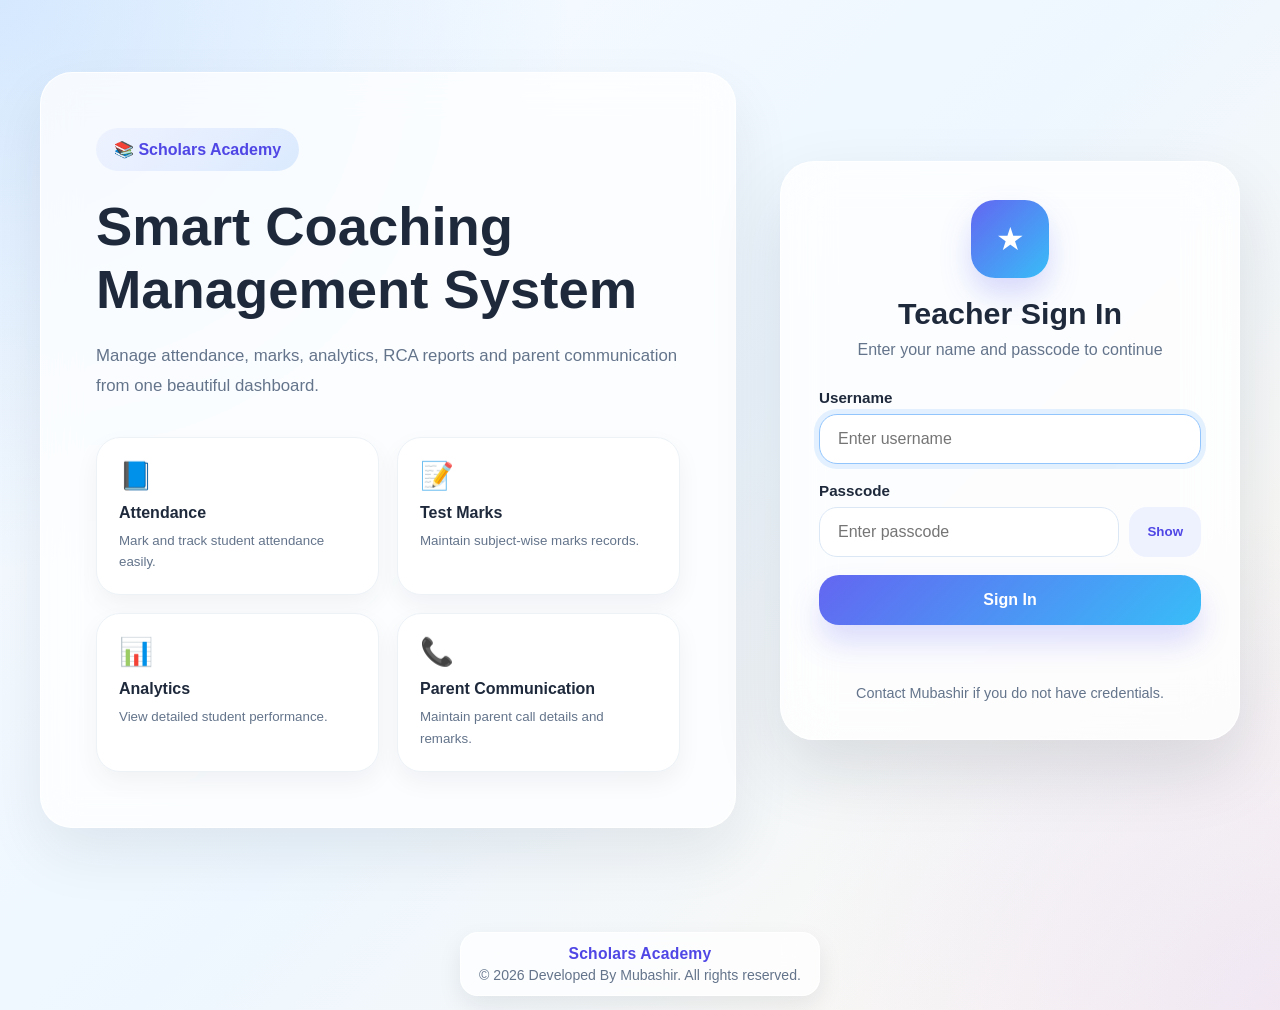
<file: index.html>
<!DOCTYPE html>
<html lang="en">

<head>
    <meta charset="UTF-8" />
    <meta name="viewport" content="width=device-width, initial-scale=1" />
    <title>Scholars Academy | Teacher Login</title>
    <link rel="stylesheet" href="gty54443hh.css" />
</head>

<body>
    <a href="#loginSection" class="mobile-signin-btn">Sign In</a>

    <main class="login-shell">

        <section class="hero-panel">

            <div class="brand-badge">
                📚 Scholars Academy
            </div>

            <h1>
                Smart Coaching Management System
            </h1>

            <p class="hero-text">
                Manage attendance, marks, analytics, RCA reports and parent communication from one beautiful dashboard.
            </p>

            <div class="feature-grid">

                <div class="feature-card">
                    <span>📘</span>
                    <strong>Attendance</strong>
                    <small>Mark and track student attendance easily.</small>
                </div>

                <div class="feature-card">
                    <span>📝</span>
                    <strong>Test Marks</strong>
                    <small>Maintain subject-wise marks records.</small>
                </div>

                <div class="feature-card">
                    <span>📊</span>
                    <strong>Analytics</strong>
                    <small>View detailed student performance.</small>
                </div>

                <div class="feature-card">
                    <span>📞</span>
                    <strong>Parent Communication</strong>
                    <small>Maintain parent call details and remarks.</small>
                </div>

            </div>

        </section>

        <section class="login-card" id="loginSection">
            <div class="login-top">
                <div class="login-icon">★</div>
                <h2>Teacher Sign In</h2>
                <p>Enter your name and passcode to continue</p>
            </div>

            <form id="loginForm" class="login-form" autocomplete="off">
                <label>
                    <span>Username</span>
                    <input id="teacherNameInput" type="text" placeholder="Enter username" />
                </label>

                <label>
                    <span>Passcode</span>
                    <div class="password-wrap">
                        <input id="teacherPassInput" type="password" placeholder="Enter passcode" />
                        <button type="button" id="togglePassBtn" class="toggle-pass">Show</button>
                    </div>
                </label>

                <button id="authSignBtn" type="submit" class="sign-btn">Sign In</button>

                <div id="loginMessage" class="login-message" aria-live="polite"></div>

                <div class="login-note">
                    Contact Mubashir if you do not have credentials.
                </div>
            </form>
        </section>

    </main>

    <script src="cVbHHn6.js"></script>
    <script src="23dfghbnjuio.js"></script>
    <footer class="site-footer">
        <div class="footer-inner">
            <div class="footer-brand">Scholars Academy</div>
            <div class="footer-text">
                © 2026 Developed By Mubashir. All rights reserved.
            </div>
        </div>
    </footer>
</body>

</html>
</file>
<file: gty54443hh.css>
* {
    box-sizing: border-box;
}

:root {
    --bg1: #f8fbff;
    --bg2: #eef7ff;
    --bg3: #fff8ef;

    --card-bg: rgba(255, 255, 255, 0.78);
    --card-border: rgba(255, 255, 255, 0.9);

    --text: #1e293b;
    --muted: #64748b;

    --input-bg: #ffffff;
    --input-border: #dbe7f5;

    --primary: #4f46e5;
    --secondary: #38bdf8;
    --mint: #34d399;

    --danger: #ef4444;
    --success: #16a34a;
}

html,
body {
    margin: 0;
    min-height: 100%;
    font-family: "Inter", "Segoe UI", sans-serif;
    color: var(--text);
    scroll-behavior: smooth;
}

body {
    background:
        radial-gradient(circle at top left,
            rgba(147, 197, 253, .35),
            transparent 35%),
        radial-gradient(circle at bottom right,
            rgba(196, 181, 253, .25),
            transparent 30%),
        linear-gradient(135deg,
            var(--bg1),
            var(--bg2),
            var(--bg3));
    min-height: 100vh;
}

.login-shell {
    min-height: 100vh;
    display: grid;
    grid-template-columns: 1.2fr .8fr;
    gap: 40px;
    padding: 40px;
    align-items: center;
}

.hero-panel {
    background: rgba(255, 255, 255, .75);
    backdrop-filter: blur(18px);
    border-radius: 32px;
    padding: 55px;
    border: 1px solid rgba(255, 255, 255, .9);
    box-shadow: 0 25px 60px rgba(15, 23, 42, .08);
}

.brand-badge {
    display: inline-flex;
    align-items: center;
    gap: 10px;
    padding: 12px 18px;
    border-radius: 100px;
    background: linear-gradient(135deg, #eef2ff, #dbeafe);
    color: var(--primary);
    font-weight: 700;
}

.hero-panel h1 {
    margin-top: 25px;
    margin-bottom: 20px;
    font-size: 3.4rem;
    line-height: 1.15;
    color: #1e293b;
}

.hero-text {
    max-width: 600px;
    color: var(--muted);
    line-height: 1.8;
    font-size: 1.05rem;
}

.feature-grid {
    display: grid;
    grid-template-columns: repeat(2, 1fr);
    gap: 18px;
    margin-top: 35px;
}

.feature-card {
    background: white;
    border-radius: 24px;
    padding: 22px;
    border: 1px solid #edf2f7;
    box-shadow: 0 10px 25px rgba(15, 23, 42, .05);
}

.feature-card span {
    font-size: 1.7rem;
}

.feature-card strong {
    display: block;
    margin-top: 12px;
    margin-bottom: 8px;
    color: #1e293b;
}

.feature-card small {
    color: var(--muted);
    line-height: 1.6;
}

.login-card {
    background: var(--card-bg);
    backdrop-filter: blur(25px);
    border: 1px solid var(--card-border);
    border-radius: 34px;
    padding: 38px;
    max-width: 460px;
    width: 100%;
    justify-self: end;
    box-shadow: 0 30px 70px rgba(15, 23, 42, .12);
    animation: pop .5s ease;
}

.login-top {
    text-align: center;
}

.login-icon {
    width: 78px;
    height: 78px;
    margin: auto auto 18px;
    border-radius: 24px;
    display: grid;
    place-items: center;
    font-size: 2rem;
    color: white;
    background: linear-gradient(135deg, #6366f1, #38bdf8);
    box-shadow: 0 16px 30px rgba(99, 102, 241, .25);
}

.login-top h2 {
    margin: 0;
    font-size: 1.9rem;
}

.login-top p {
    margin-top: 10px;
    color: var(--muted);
}

.login-form {
    display: grid;
    gap: 18px;
    margin-top: 30px;
}

.login-form label span {
    display: block;
    margin-bottom: 8px;
    font-size: .95rem;
    font-weight: 600;
}

.login-form input {
    width: 100%;
    padding: 15px 18px;
    border-radius: 18px;
    border: 1px solid var(--input-border);
    background: var(--input-bg);
    font-size: 1rem;
    outline: none;
    transition: .2s;
}

.login-form input:focus {
    border-color: #93c5fd;
    box-shadow: 0 0 0 5px rgba(147, 197, 253, .25);
}

.password-wrap {
    display: flex;
    gap: 10px;
}

.toggle-pass {
    border: none;
    border-radius: 18px;
    background: #eef2ff;
    color: var(--primary);
    font-weight: 700;
    padding: 0 18px;
    cursor: pointer;
}

.toggle-pass:hover {
    background: #dbeafe;
}

.sign-btn {
    border: none;
    border-radius: 20px;
    padding: 16px;
    font-size: 1rem;
    font-weight: 700;
    color: white;
    cursor: pointer;
    background: linear-gradient(135deg, #6366f1, #38bdf8);
    box-shadow: 0 18px 30px rgba(99, 102, 241, .22);
    transition: .25s;
}

.sign-btn:hover {
    transform: translateY(-2px);
}

.login-message {
    min-height: 24px;
    text-align: center;
}

.login-message.success {
    color: var(--success);
}

.login-message.error {
    color: var(--danger);
}

.login-note {
    text-align: center;
    color: var(--muted);
    font-size: .9rem;
}

.auth-input-error {
    border-color: #f87171 !important;
    box-shadow: 0 0 0 5px rgba(248, 113, 113, .15) !important;
}

.mobile-signin-btn {
    display: none;
}

@keyframes pop {
    from {
        opacity: 0;
        transform: translateY(25px);
    }

    to {
        opacity: 1;
        transform: translateY(0);
    }
}

@media (max-width:900px) {
    .login-shell {
        grid-template-columns: 1fr;
        padding: 20px;
    }

    .hero-panel {
        padding: 35px;
    }

    .login-card {
        max-width: 100%;
    }
}

@media (max-width:550px) {
    .hero-panel h1 {
        font-size: 2.3rem;
    }

    .feature-grid {
        grid-template-columns: 1fr;
    }

    .password-wrap {
        flex-direction: column;
    }

    .toggle-pass {
        height: 50px;
    }

    .mobile-signin-btn {
        display: block;
        position: sticky;
        top: 0;
        z-index: 20;
        margin: 12px auto 0;
        width: calc(100% - 24px);
        text-align: center;
        text-decoration: none;
        background: linear-gradient(135deg, #6366f1, #38bdf8);
        color: white;
        font-weight: 700;
        padding: 14px 16px;
        border-radius: 16px;
        box-shadow: 0 14px 28px rgba(99, 102, 241, .18);
    }

    .login-shell {
        padding-top: 14px;
    }
}

.site-footer {
    margin-top: 18px;
    padding: 14px 20px;
    text-align: center;
}

.footer-inner {
    display: inline-flex;
    flex-direction: column;
    gap: 4px;
    align-items: center;
    padding: 12px 18px;
    border-radius: 18px;
    background: rgba(255, 255, 255, 0.72);
    backdrop-filter: blur(16px);
    -webkit-backdrop-filter: blur(16px);
    border: 1px solid rgba(255, 255, 255, 0.85);
    box-shadow: 0 10px 24px rgba(15, 23, 42, 0.08);
}

.footer-brand {
    font-weight: 800;
    color: #4f46e5;
    font-size: 0.98rem;
    letter-spacing: 0.2px;
}

.footer-text {
    color: #64748b;
    font-size: 0.88rem;
}
</file>
